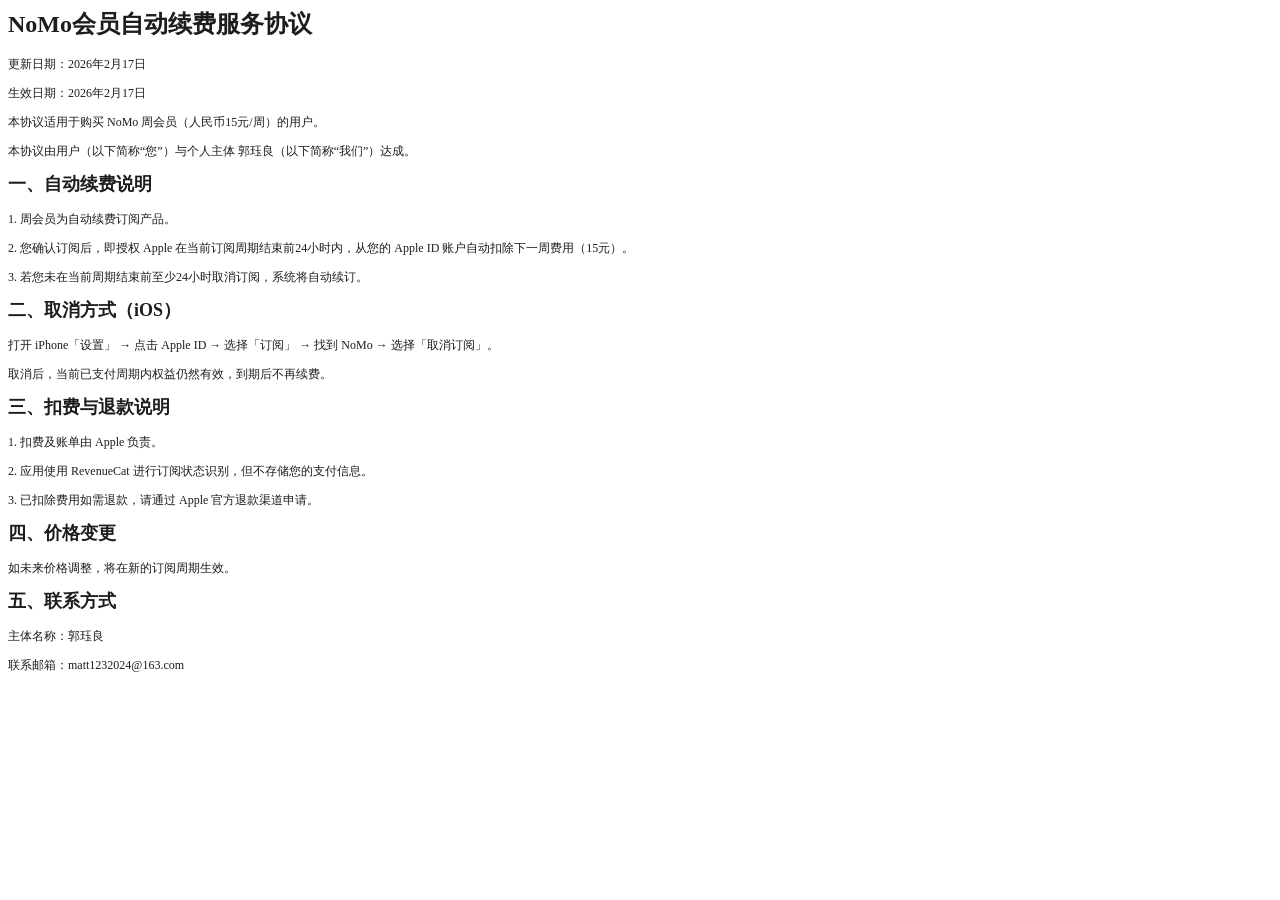
<file: auto_renewal.html>
<!DOCTYPE html PUBLIC "-//W3C//DTD HTML 4.01//EN" "http://www.w3.org/TR/html4/strict.dtd">
<html>
<head>
  <meta http-equiv="Content-Type" content="text/html; charset=utf-8">
  <meta http-equiv="Content-Style-Type" content="text/css">
  <title></title>
  <meta name="Generator" content="Cocoa HTML Writer">
  <meta name="CocoaVersion" content="2685.3">
  <style type="text/css">
    p.p2 {margin: 0.0px 0.0px 12.0px 0.0px; font: 12.0px 'PingFang SC'; color: #1d1d1d; -webkit-text-stroke: #1d1d1d}
    p.p4 {margin: 0.0px 0.0px 12.0px 0.0px; font: 12.0px 'Helvetica Neue'; color: #1d1d1d; -webkit-text-stroke: #1d1d1d}
    span.s1 {font: 24.0px 'Helvetica Neue'; font-kerning: none}
    span.s2 {font-kerning: none}
    span.s3 {font: 12.0px 'Helvetica Neue'; font-kerning: none}
    span.s4 {font: 18.0px 'Helvetica Neue'; font-kerning: none}
    span.s5 {font: 12.0px 'PingFang SC'; font-kerning: none}
    span.s6 {font: 12.0px 'Lucida Grande'; font-kerning: none}
  </style>
</head>
<body>
<h1 style="margin: 0.0px 0.0px 16.1px 0.0px; font: 24.0px 'Songti SC'; color: #1d1d1d; -webkit-text-stroke: #1d1d1d"><span class="s1"><b>NoMo</b></span><span class="s2"><b>会员自动续费服务协议</b><b></b></span></h1>
<p class="p2"><span class="s2">更新日期：</span><span class="s3">2026</span><span class="s2">年</span><span class="s3">2</span><span class="s2">月</span><span class="s3">17</span><span class="s2">日</span></p>
<p class="p2"><span class="s2">生效日期：</span><span class="s3">2026</span><span class="s2">年</span><span class="s3">2</span><span class="s2">月</span><span class="s3">17</span><span class="s2">日</span></p>
<p class="p2"><span class="s2">本协议适用于购买</span><span class="s3"> NoMo </span><span class="s2">周会员（人民币</span><span class="s3">15</span><span class="s2">元</span><span class="s3">/</span><span class="s2">周）的用户。</span></p>
<p class="p2"><span class="s2">本协议由用户（以下简称“您”）与个人主体</span><span class="s3"> </span><span class="s2">郭珏良（以下简称“我们”）达成。</span></p>
<h2 style="margin: 0.0px 0.0px 14.9px 0.0px; font: 18.0px 'Songti SC'; color: #1d1d1d; -webkit-text-stroke: #1d1d1d"><span class="s2"><b>一、自动续费说明</b><b></b></span></h2>
<p class="p2"><span class="s3">1. </span><span class="s2">周会员为自动续费订阅产品。</span></p>
<p class="p2"><span class="s3">2. </span><span class="s2">您确认订阅后，即授权</span><span class="s3"> Apple </span><span class="s2">在当前订阅周期结束前</span><span class="s3">24</span><span class="s2">小时内，从您的</span><span class="s3"> Apple ID </span><span class="s2">账户自动扣除下一周费用（</span><span class="s3">15</span><span class="s2">元）。</span></p>
<p class="p2"><span class="s3">3. </span><span class="s2">若您未在当前周期结束前至少</span><span class="s3">24</span><span class="s2">小时取消订阅，系统将自动续订。</span></p>
<h2 style="margin: 0.0px 0.0px 14.9px 0.0px; font: 18.0px 'Songti SC'; color: #1d1d1d; -webkit-text-stroke: #1d1d1d"><span class="s2"><b>二、取消方式（</b></span><span class="s4"><b>iOS</b></span><span class="s2"><b>）</b><b></b></span></h2>
<p class="p4"><span class="s5">打开</span><span class="s2"> iPhone</span><span class="s5">「设置」</span><span class="s2"> </span><span class="s6">→</span><span class="s2"> </span><span class="s5">点击</span><span class="s2"> Apple ID </span><span class="s6">→</span><span class="s2"> </span><span class="s5">选择「订阅」</span><span class="s2"> </span><span class="s6">→</span><span class="s2"> </span><span class="s5">找到</span><span class="s2"> NoMo </span><span class="s6">→</span><span class="s2"> </span><span class="s5">选择「取消订阅」。</span></p>
<p class="p2"><span class="s2">取消后，当前已支付周期内权益仍然有效，到期后不再续费。</span></p>
<h2 style="margin: 0.0px 0.0px 14.9px 0.0px; font: 18.0px 'Songti SC'; color: #1d1d1d; -webkit-text-stroke: #1d1d1d"><span class="s2"><b>三、扣费与退款说明</b><b></b></span></h2>
<p class="p4"><span class="s2">1. </span><span class="s5">扣费及账单由</span><span class="s2"> Apple </span><span class="s5">负责。</span></p>
<p class="p2"><span class="s3">2. </span><span class="s2">应用使用</span><span class="s3"> RevenueCat </span><span class="s2">进行订阅状态识别，但不存储您的支付信息。</span></p>
<p class="p2"><span class="s3">3. </span><span class="s2">已扣除费用如需退款，请通过</span><span class="s3"> Apple </span><span class="s2">官方退款渠道申请。</span></p>
<h2 style="margin: 0.0px 0.0px 14.9px 0.0px; font: 18.0px 'Songti SC'; color: #1d1d1d; -webkit-text-stroke: #1d1d1d"><span class="s2"><b>四、价格变更</b><b></b></span></h2>
<p class="p2"><span class="s2">如未来价格调整，将在新的订阅周期生效。</span></p>
<h2 style="margin: 0.0px 0.0px 14.9px 0.0px; font: 18.0px 'Songti SC'; color: #1d1d1d; -webkit-text-stroke: #1d1d1d"><span class="s2"><b>五、联系方式</b><b></b></span></h2>
<p class="p2"><span class="s2">主体名称：郭珏良</span></p>
<p class="p4"><span class="s5">联系邮箱：</span><span class="s2">matt1232024@163.com</span></p>
</body>
</html>
</file>
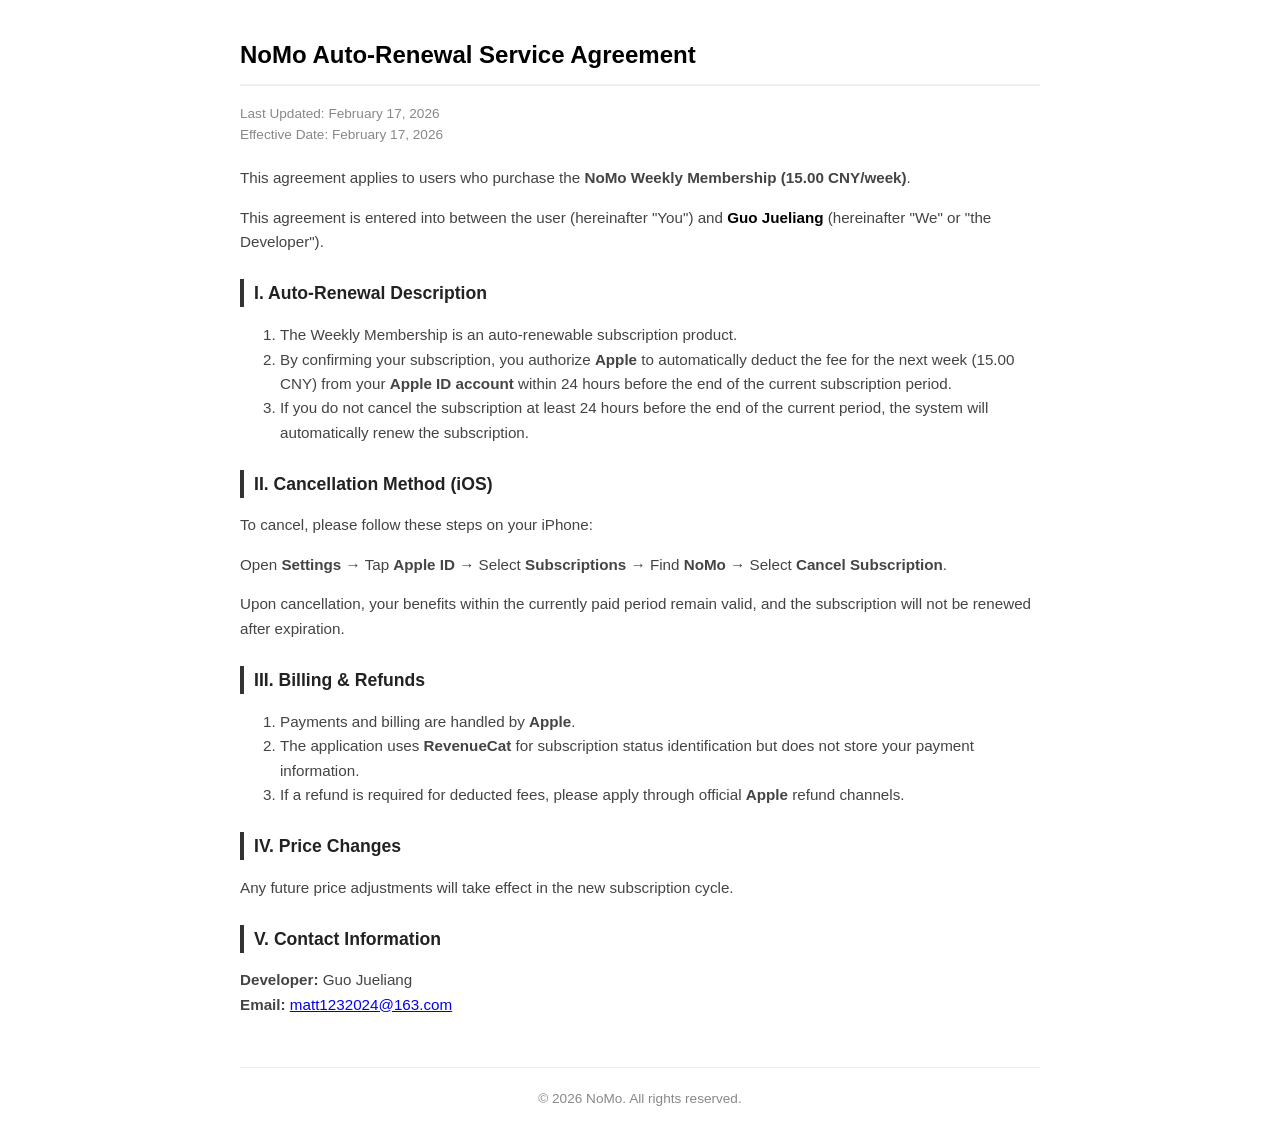
<file: auto_renewal_en.html>
<!DOCTYPE html>
<html lang="en">
<head>
    <meta charset="UTF-8">
    <meta name="viewport" content="width=device-width, initial-scale=1.0">
    <title>NoMo - Auto-Renewal Service Agreement</title>
    <style>
        body { font-family: -apple-system, BlinkMacSystemFont, "Segoe UI", Roboto, sans-serif; line-height: 1.6; color: #333; padding: 20px; max-width: 800px; margin: auto; }
        h1 { color: #000; border-bottom: 2px solid #eee; padding-bottom: 10px; font-size: 1.5em; }
        h2 { font-size: 1.1em; margin-top: 25px; color: #222; border-left: 4px solid #333; padding-left: 10px; }
        p, li { font-size: 0.95em; color: #444; }
        .meta-info { font-size: 0.85em; color: #888; margin-bottom: 20px; }
        .highlight { color: #000; font-weight: bold; }
        .footer { margin-top: 50px; font-size: 0.85em; color: #888; text-align: center; border-top: 1px solid #eee; padding-top: 20px; }
    </style>
</head>
<body>
    <h1>NoMo Auto-Renewal Service Agreement</h1>
    <div class="meta-info">
        Last Updated: February 17, 2026<br>
        Effective Date: February 17, 2026
    </div>

    <p>This agreement applies to users who purchase the <strong>NoMo Weekly Membership (15.00 CNY/week)</strong>.</p>
    <p>This agreement is entered into between the user (hereinafter "You") and <span class="highlight">Guo Jueliang</span> (hereinafter "We" or "the Developer").</p>

    <h2>I. Auto-Renewal Description</h2>
    <ol>
        <li>The Weekly Membership is an auto-renewable subscription product.</li>
        <li>By confirming your subscription, you authorize <strong>Apple</strong> to automatically deduct the fee for the next week (15.00 CNY) from your <strong>Apple ID account</strong> within 24 hours before the end of the current subscription period.</li>
        <li>If you do not cancel the subscription at least 24 hours before the end of the current period, the system will automatically renew the subscription.</li>
    </ol>

    <h2>II. Cancellation Method (iOS)</h2>
    <p>To cancel, please follow these steps on your iPhone:</p>
    <p>Open <strong>Settings</strong> → Tap <strong>Apple ID</strong> → Select <strong>Subscriptions</strong> → Find <strong>NoMo</strong> → Select <strong>Cancel Subscription</strong>.</p>
    <p>Upon cancellation, your benefits within the currently paid period remain valid, and the subscription will not be renewed after expiration.</p>

    <h2>III. Billing & Refunds</h2>
    <ol>
        <li>Payments and billing are handled by <strong>Apple</strong>.</li>
        <li>The application uses <strong>RevenueCat</strong> for subscription status identification but does not store your payment information.</li>
        <li>If a refund is required for deducted fees, please apply through official <strong>Apple</strong> refund channels.</li>
    </ol>

    <h2>IV. Price Changes</h2>
    <p>Any future price adjustments will take effect in the new subscription cycle.</p>

    <h2>V. Contact Information</h2>
    <p>
        <strong>Developer:</strong> Guo Jueliang<br>
        <strong>Email:</strong> <a href="mailto:matt1232024@163.com">matt1232024@163.com</a>
    </p>

    <div class="footer">
        © 2026 NoMo. All rights reserved.
    </div>
</body>
</html>
</file>
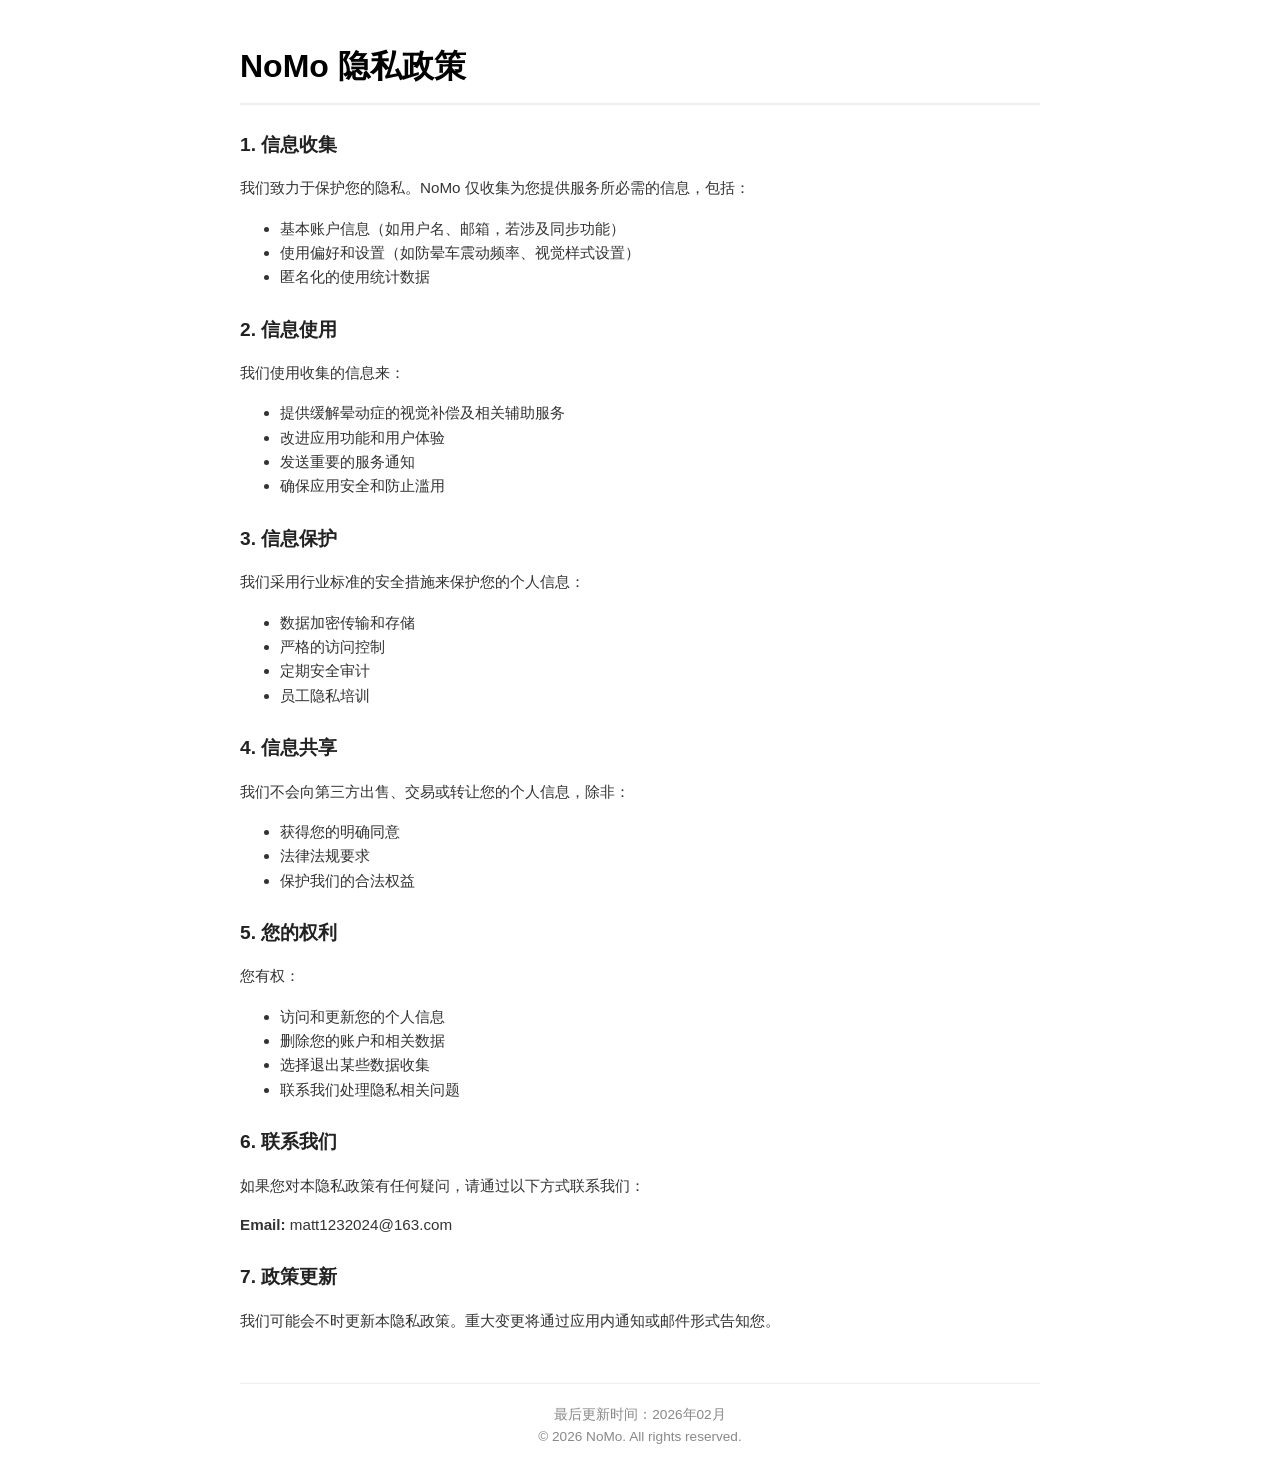
<file: privacy.html>
<!DOCTYPE html>
<html lang="zh-CN">
<head>
    <meta charset="UTF-8">
    <meta name="viewport" content="width=device-width, initial-scale=1.0">
    <title>NoMo - 隐私政策</title>
    <style>
        body { font-family: -apple-system, BlinkMacSystemFont, "Segoe UI", Roboto, sans-serif; line-height: 1.6; color: #333; padding: 20px; max-width: 800px; margin: auto; }
        h1 { color: #000; border-bottom: 2px solid #eee; padding-bottom: 10px; }
        h2 { font-size: 1.2em; margin-top: 25px; color: #222; }
        p, li { font-size: 0.95em; }
        .footer { margin-top: 50px; font-size: 0.85em; color: #888; text-align: center; border-top: 1px solid #eee; padding-top: 20px; }
    </style>
</head>
<body>
    <h1>NoMo 隐私政策</h1>
    
    <h2>1. 信息收集</h2>
    <p>我们致力于保护您的隐私。NoMo 仅收集为您提供服务所必需的信息，包括：</p>
    <ul>
        <li>基本账户信息（如用户名、邮箱，若涉及同步功能）</li>
        <li>使用偏好和设置（如防晕车震动频率、视觉样式设置）</li>
        <li>匿名化的使用统计数据</li>
    </ul>

    <h2>2. 信息使用</h2>
    <p>我们使用收集的信息来：</p>
    <ul>
        <li>提供缓解晕动症的视觉补偿及相关辅助服务</li>
        <li>改进应用功能和用户体验</li>
        <li>发送重要的服务通知</li>
        <li>确保应用安全和防止滥用</li>
    </ul>

    <h2>3. 信息保护</h2>
    <p>我们采用行业标准的安全措施来保护您的个人信息：</p>
    <ul>
        <li>数据加密传输和存储</li>
        <li>严格的访问控制</li>
        <li>定期安全审计</li>
        <li>员工隐私培训</li>
    </ul>

    <h2>4. 信息共享</h2>
    <p>我们不会向第三方出售、交易或转让您的个人信息，除非：</p>
    <ul>
        <li>获得您的明确同意</li>
        <li>法律法规要求</li>
        <li>保护我们的合法权益</li>
    </ul>

    <h2>5. 您的权利</h2>
    <p>您有权：</p>
    <ul>
        <li>访问和更新您的个人信息</li>
        <li>删除您的账户和相关数据</li>
        <li>选择退出某些数据收集</li>
        <li>联系我们处理隐私相关问题</li>
    </ul>

    <h2>6. 联系我们</h2>
    <p>如果您对本隐私政策有任何疑问，请通过以下方式联系我们：</p>
    <p><strong>Email:</strong> matt1232024@163.com</p>

    <h2>7. 政策更新</h2>
    <p>我们可能会不时更新本隐私政策。重大变更将通过应用内通知或邮件形式告知您。</p>

    <div class="footer">
        最后更新时间：2026年02月<br>
        © 2026 NoMo. All rights reserved.
    </div>
</body>
</html>
</file>
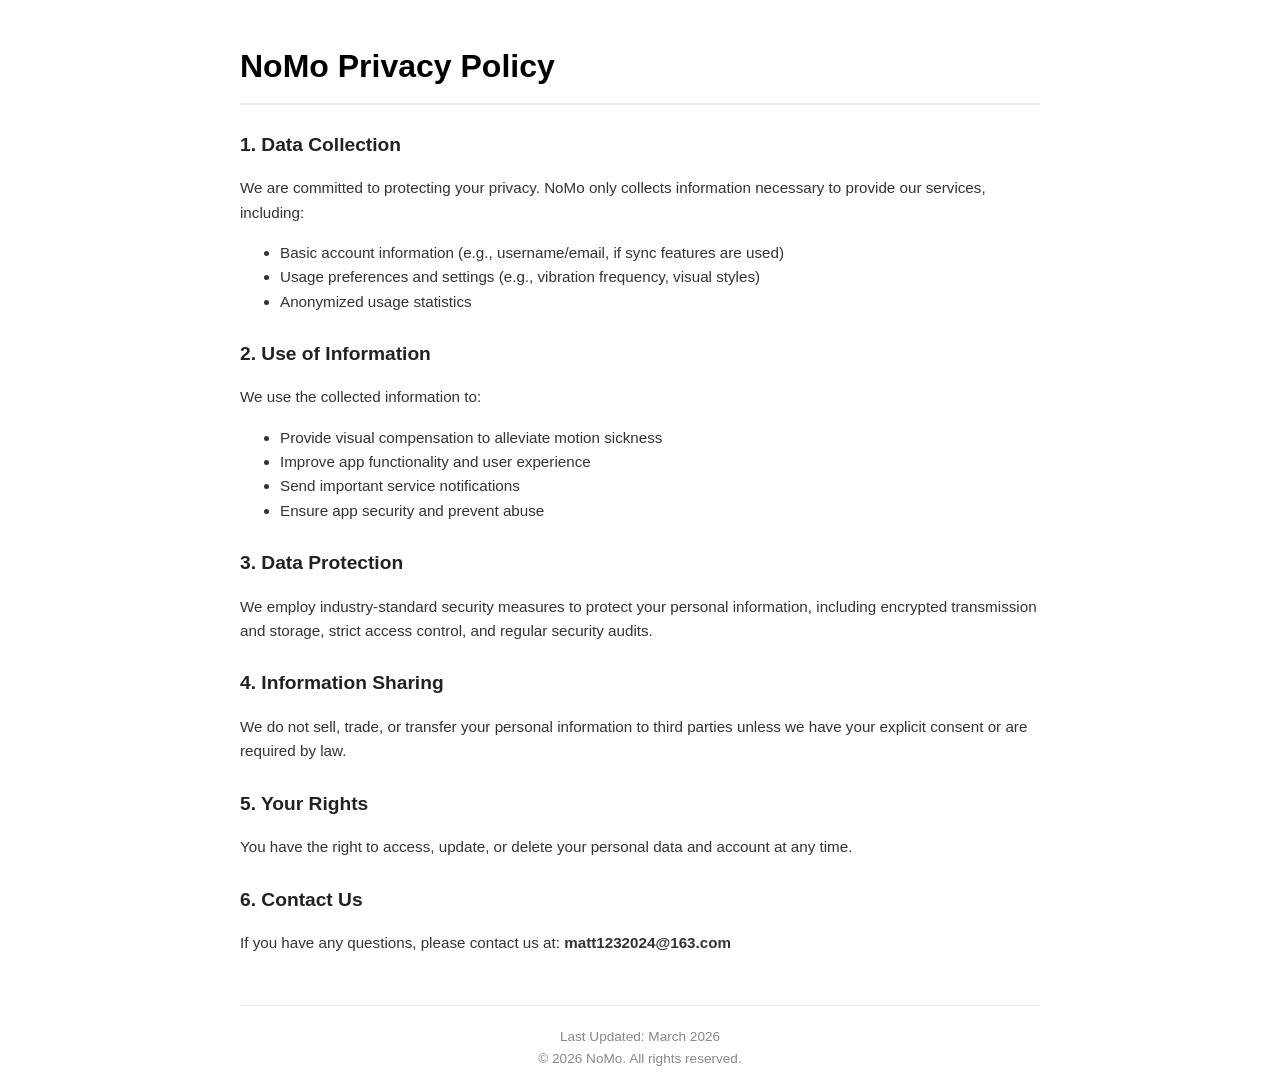
<file: privacy_en.html>
<!DOCTYPE html>
<html lang="en">
<head>
    <meta charset="UTF-8">
    <meta name="viewport" content="width=device-width, initial-scale=1.0">
    <title>NoMo - Privacy Policy</title>
    <style>
        body { font-family: -apple-system, BlinkMacSystemFont, "Segoe UI", Roboto, sans-serif; line-height: 1.6; color: #333; padding: 20px; max-width: 800px; margin: auto; }
        h1 { color: #000; border-bottom: 2px solid #eee; padding-bottom: 10px; }
        h2 { font-size: 1.2em; margin-top: 25px; color: #222; }
        p, li { font-size: 0.95em; }
        .footer { margin-top: 50px; font-size: 0.85em; color: #888; text-align: center; border-top: 1px solid #eee; padding-top: 20px; }
    </style>
</head>
<body>
    <h1>NoMo Privacy Policy</h1>
    
    <h2>1. Data Collection</h2>
    <p>We are committed to protecting your privacy. NoMo only collects information necessary to provide our services, including:</p>
    <ul>
        <li>Basic account information (e.g., username/email, if sync features are used)</li>
        <li>Usage preferences and settings (e.g., vibration frequency, visual styles)</li>
        <li>Anonymized usage statistics</li>
    </ul>

    <h2>2. Use of Information</h2>
    <p>We use the collected information to:</p>
    <ul>
        <li>Provide visual compensation to alleviate motion sickness</li>
        <li>Improve app functionality and user experience</li>
        <li>Send important service notifications</li>
        <li>Ensure app security and prevent abuse</li>
    </ul>

    <h2>3. Data Protection</h2>
    <p>We employ industry-standard security measures to protect your personal information, including encrypted transmission and storage, strict access control, and regular security audits.</p>

    <h2>4. Information Sharing</h2>
    <p>We do not sell, trade, or transfer your personal information to third parties unless we have your explicit consent or are required by law.</p>

    <h2>5. Your Rights</h2>
    <p>You have the right to access, update, or delete your personal data and account at any time.</p>

    <h2>6. Contact Us</h2>
    <p>If you have any questions, please contact us at: <strong>matt1232024@163.com</strong></p>

    <div class="footer">
        Last Updated: March 2026<br>
        © 2026 NoMo. All rights reserved.
    </div>
</body>
</html>
</file>
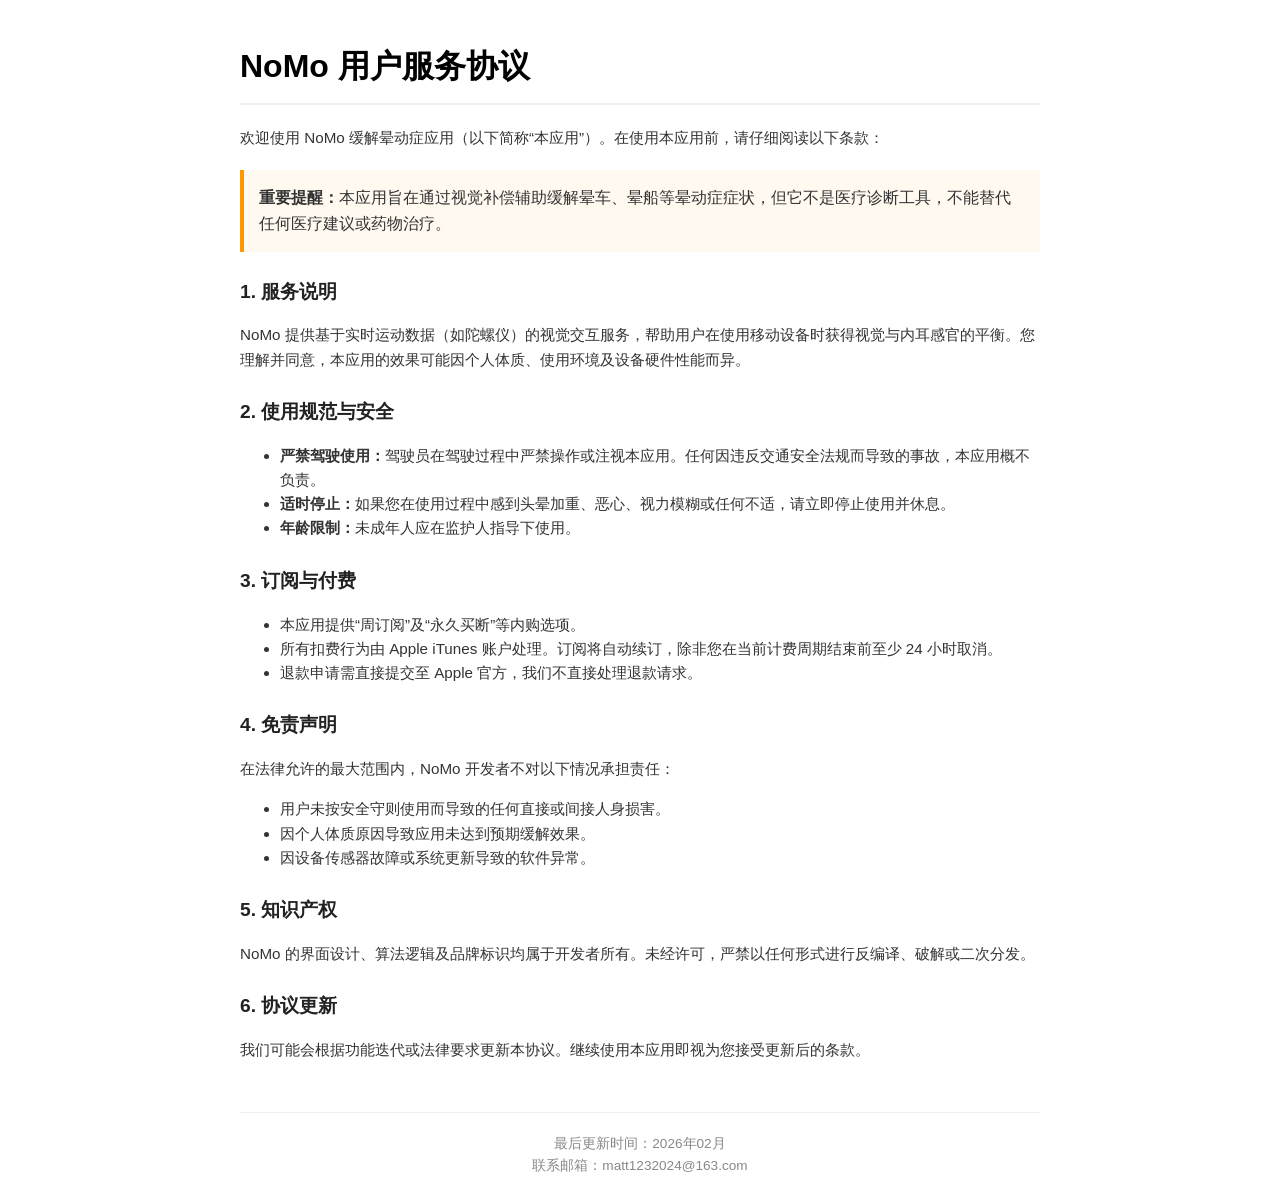
<file: terms.html>
<!DOCTYPE html>
<html lang="zh-CN">
<head>
    <meta charset="UTF-8">
    <meta name="viewport" content="width=device-width, initial-scale=1.0">
    <title>NoMo - 用户服务协议</title>
    <style>
        body { font-family: -apple-system, BlinkMacSystemFont, "Segoe UI", Roboto, sans-serif; line-height: 1.6; color: #333; padding: 20px; max-width: 800px; margin: auto; }
        h1 { color: #000; border-bottom: 2px solid #eee; padding-bottom: 10px; }
        h2 { font-size: 1.2em; margin-top: 25px; color: #222; }
        p, li { font-size: 0.95em; }
        .warning { background-color: #fff9f0; border-left: 4px solid #ff9800; padding: 15px; margin: 20px 0; }
        .footer { margin-top: 50px; font-size: 0.85em; color: #888; text-align: center; border-top: 1px solid #eee; padding-top: 20px; }
    </style>
</head>
<body>
    <h1>NoMo 用户服务协议</h1>

    <p>欢迎使用 NoMo 缓解晕动症应用（以下简称“本应用”）。在使用本应用前，请仔细阅读以下条款：</p>

    <div class="warning">
        <strong>重要提醒：</strong>本应用旨在通过视觉补偿辅助缓解晕车、晕船等晕动症症状，但它不是医疗诊断工具，不能替代任何医疗建议或药物治疗。
    </div>

    <h2>1. 服务说明</h2>
    <p>NoMo 提供基于实时运动数据（如陀螺仪）的视觉交互服务，帮助用户在使用移动设备时获得视觉与内耳感官的平衡。您理解并同意，本应用的效果可能因个人体质、使用环境及设备硬件性能而异。</p>

    <h2>2. 使用规范与安全</h2>
    <ul>
        <li><strong>严禁驾驶使用：</strong>驾驶员在驾驶过程中严禁操作或注视本应用。任何因违反交通安全法规而导致的事故，本应用概不负责。</li>
        <li><strong>适时停止：</strong>如果您在使用过程中感到头晕加重、恶心、视力模糊或任何不适，请立即停止使用并休息。</li>
        <li><strong>年龄限制：</strong>未成年人应在监护人指导下使用。</li>
    </ul>

    <h2>3. 订阅与付费</h2>
    <ul>
        <li>本应用提供“周订阅”及“永久买断”等内购选项。</li>
        <li>所有扣费行为由 Apple iTunes 账户处理。订阅将自动续订，除非您在当前计费周期结束前至少 24 小时取消。</li>
        <li>退款申请需直接提交至 Apple 官方，我们不直接处理退款请求。</li>
    </ul>

    <h2>4. 免责声明</h2>
    <p>在法律允许的最大范围内，NoMo 开发者不对以下情况承担责任：</p>
    <ul>
        <li>用户未按安全守则使用而导致的任何直接或间接人身损害。</li>
        <li>因个人体质原因导致应用未达到预期缓解效果。</li>
        <li>因设备传感器故障或系统更新导致的软件异常。</li>
    </ul>

    <h2>5. 知识产权</h2>
    <p>NoMo 的界面设计、算法逻辑及品牌标识均属于开发者所有。未经许可，严禁以任何形式进行反编译、破解或二次分发。</p>

    <h2>6. 协议更新</h2>
    <p>我们可能会根据功能迭代或法律要求更新本协议。继续使用本应用即视为您接受更新后的条款。</p>

    <div class="footer">
        最后更新时间：2026年02月<br>
        联系邮箱：matt1232024@163.com
    </div>
</body>
</html>
</file>
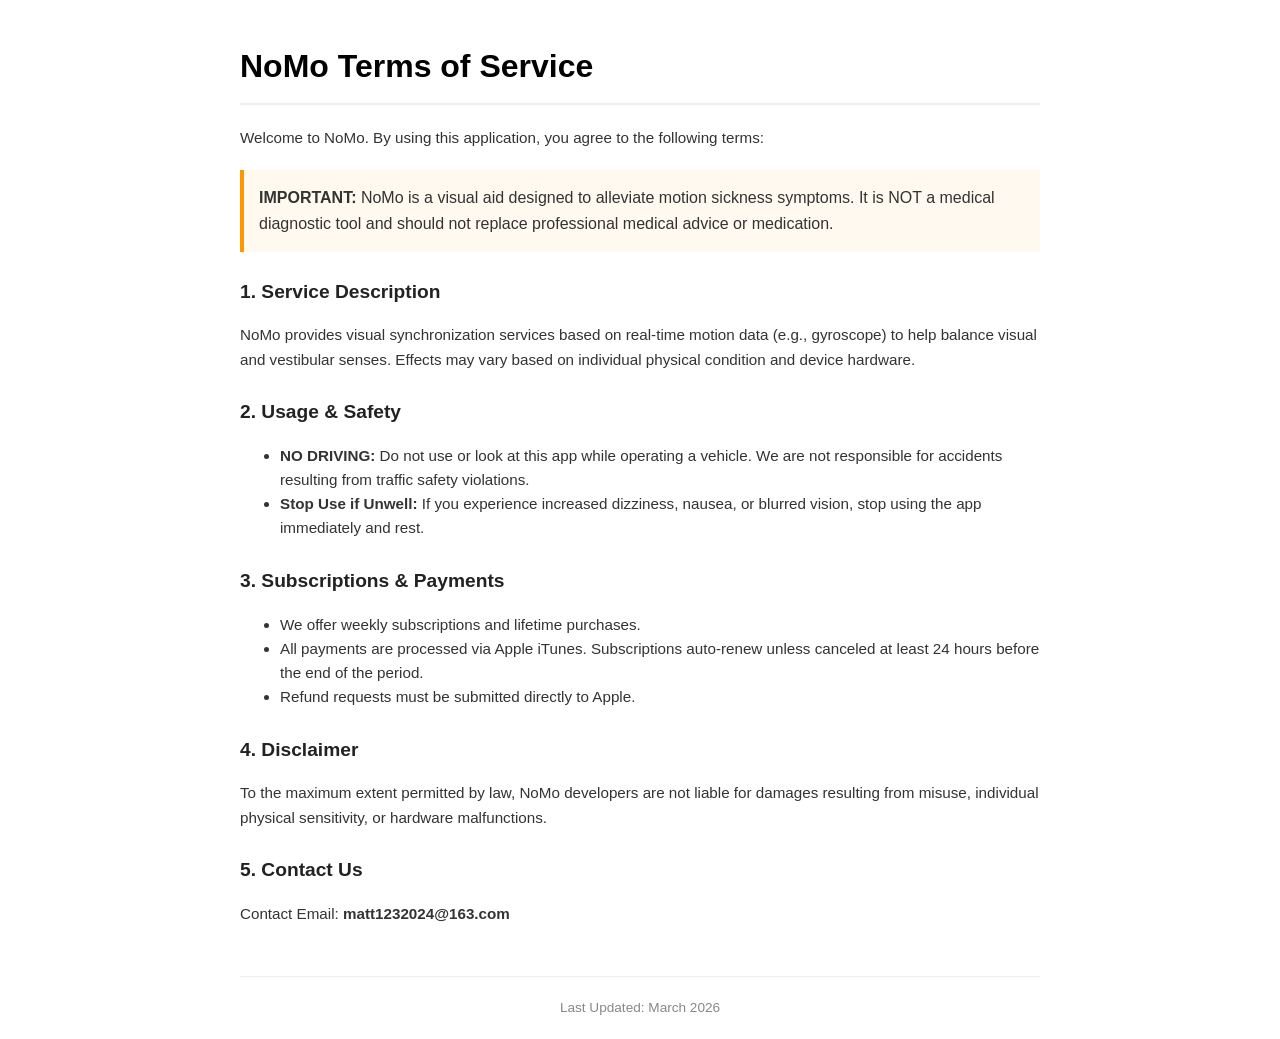
<file: terms_en.html>
<!DOCTYPE html>
<html lang="en">
<head>
    <meta charset="UTF-8">
    <meta name="viewport" content="width=device-width, initial-scale=1.0">
    <title>NoMo - Terms of Service</title>
    <style>
        body { font-family: -apple-system, BlinkMacSystemFont, "Segoe UI", Roboto, sans-serif; line-height: 1.6; color: #333; padding: 20px; max-width: 800px; margin: auto; }
        h1 { color: #000; border-bottom: 2px solid #eee; padding-bottom: 10px; }
        h2 { font-size: 1.2em; margin-top: 25px; color: #222; }
        p, li { font-size: 0.95em; }
        .warning { background-color: #fff9f0; border-left: 4px solid #ff9800; padding: 15px; margin: 20px 0; }
        .footer { margin-top: 50px; font-size: 0.85em; color: #888; text-align: center; border-top: 1px solid #eee; padding-top: 20px; }
    </style>
</head>
<body>
    <h1>NoMo Terms of Service</h1>

    <p>Welcome to NoMo. By using this application, you agree to the following terms:</p>

    <div class="warning">
        <strong>IMPORTANT:</strong> NoMo is a visual aid designed to alleviate motion sickness symptoms. It is NOT a medical diagnostic tool and should not replace professional medical advice or medication.
    </div>

    <h2>1. Service Description</h2>
    <p>NoMo provides visual synchronization services based on real-time motion data (e.g., gyroscope) to help balance visual and vestibular senses. Effects may vary based on individual physical condition and device hardware.</p>

    <h2>2. Usage & Safety</h2>
    <ul>
        <li><strong>NO DRIVING:</strong> Do not use or look at this app while operating a vehicle. We are not responsible for accidents resulting from traffic safety violations.</li>
        <li><strong>Stop Use if Unwell:</strong> If you experience increased dizziness, nausea, or blurred vision, stop using the app immediately and rest.</li>
    </ul>

    <h2>3. Subscriptions & Payments</h2>
    <ul>
        <li>We offer weekly subscriptions and lifetime purchases.</li>
        <li>All payments are processed via Apple iTunes. Subscriptions auto-renew unless canceled at least 24 hours before the end of the period.</li>
        <li>Refund requests must be submitted directly to Apple.</li>
    </ul>

    <h2>4. Disclaimer</h2>
    <p>To the maximum extent permitted by law, NoMo developers are not liable for damages resulting from misuse, individual physical sensitivity, or hardware malfunctions.</p>

    <h2>5. Contact Us</h2>
    <p>Contact Email: <strong>matt1232024@163.com</strong></p>

    <div class="footer">
        Last Updated: March 2026
    </div>
</body>
</html>
</file>
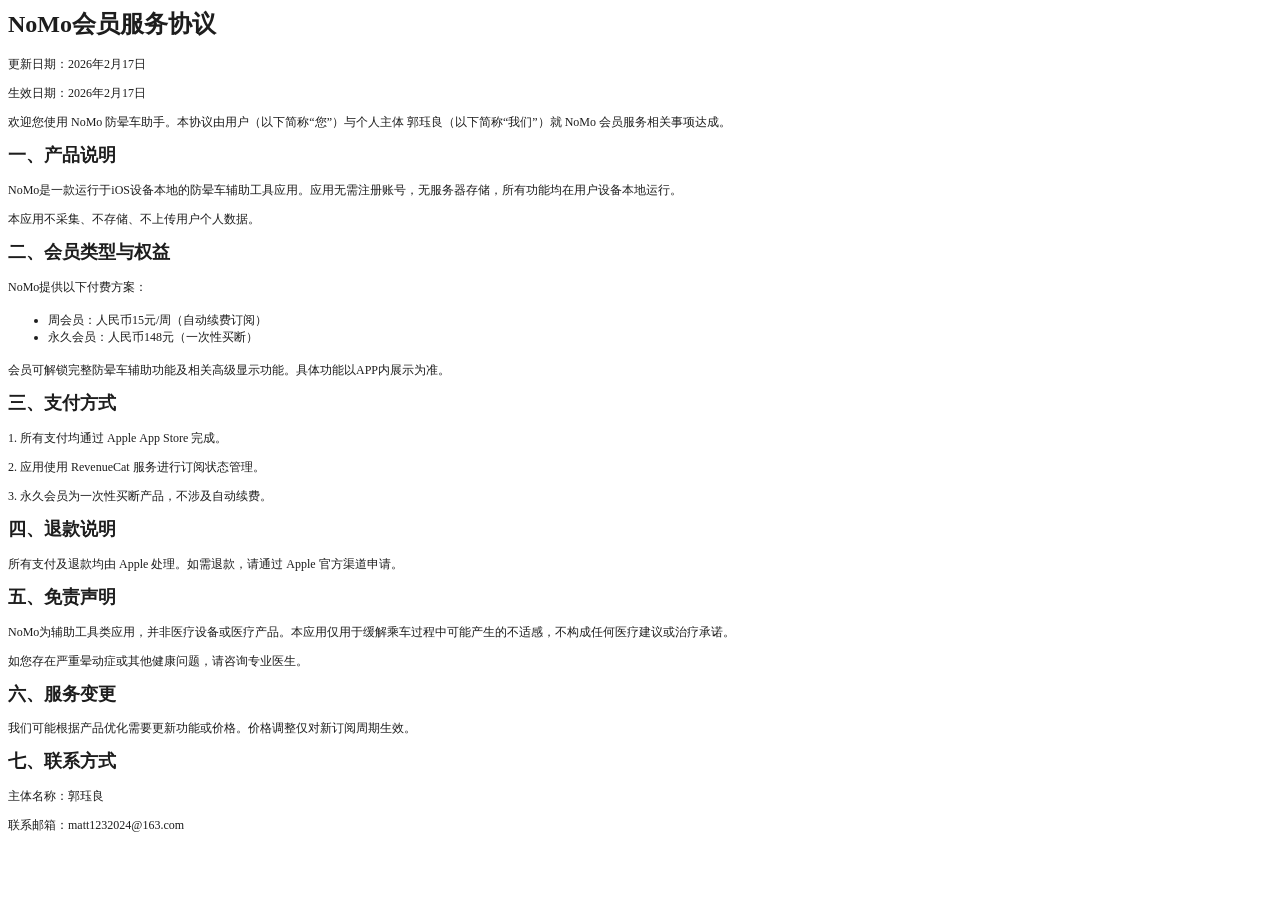
<file: user_agreement.html>
<!DOCTYPE html PUBLIC "-//W3C//DTD HTML 4.01//EN" "http://www.w3.org/TR/html4/strict.dtd">
<html>
<head>
  <meta http-equiv="Content-Type" content="text/html; charset=utf-8">
  <meta http-equiv="Content-Style-Type" content="text/css">
  <title></title>
  <meta name="Generator" content="Cocoa HTML Writer">
  <meta name="CocoaVersion" content="2685.3">
  <style type="text/css">
    p.p2 {margin: 0.0px 0.0px 12.0px 0.0px; font: 12.0px 'PingFang SC'; color: #1d1d1d; -webkit-text-stroke: #1d1d1d}
    p.p5 {margin: 0.0px 0.0px 12.0px 0.0px; font: 12.0px 'Helvetica Neue'; color: #1d1d1d; -webkit-text-stroke: #1d1d1d}
    li.li4 {margin: 0.0px 0.0px 0.0px 0.0px; font: 12.0px 'PingFang SC'; color: #1d1d1d; -webkit-text-stroke: #1d1d1d}
    span.s1 {font: 24.0px 'Helvetica Neue'; font-kerning: none}
    span.s2 {font-kerning: none}
    span.s3 {font: 12.0px 'Helvetica Neue'; font-kerning: none}
    span.s4 {-webkit-text-stroke: 0px #000000}
    span.s5 {font: 12.0px 'PingFang SC'; font-kerning: none}
    ul.ul1 {list-style-type: disc}
  </style>
</head>
<body>
<h1 style="margin: 0.0px 0.0px 16.1px 0.0px; font: 24.0px 'Songti SC'; color: #1d1d1d; -webkit-text-stroke: #1d1d1d"><span class="s1"><b>NoMo</b></span><span class="s2"><b>会员服务协议</b><b></b></span></h1>
<p class="p2"><span class="s2">更新日期：</span><span class="s3">2026</span><span class="s2">年</span><span class="s3">2</span><span class="s2">月</span><span class="s3">17</span><span class="s2">日</span></p>
<p class="p2"><span class="s2">生效日期：</span><span class="s3">2026</span><span class="s2">年</span><span class="s3">2</span><span class="s2">月</span><span class="s3">17</span><span class="s2">日</span></p>
<p class="p2"><span class="s2">欢迎您使用</span><span class="s3"> NoMo </span><span class="s2">防晕车助手。本协议由用户（以下简称“您”）与个人主体</span><span class="s3"> </span><span class="s2">郭珏良（以下简称“我们”）就</span><span class="s3"> NoMo </span><span class="s2">会员服务相关事项达成。</span></p>
<h2 style="margin: 0.0px 0.0px 14.9px 0.0px; font: 18.0px 'Songti SC'; color: #1d1d1d; -webkit-text-stroke: #1d1d1d"><span class="s2"><b>一、产品说明</b><b></b></span></h2>
<p class="p2"><span class="s3">NoMo</span><span class="s2">是一款运行于</span><span class="s3">iOS</span><span class="s2">设备本地的防晕车辅助工具应用。应用无需注册账号，无服务器存储，所有功能均在用户设备本地运行。</span></p>
<p class="p2"><span class="s2">本应用不采集、不存储、不上传用户个人数据。</span></p>
<h2 style="margin: 0.0px 0.0px 14.9px 0.0px; font: 18.0px 'Songti SC'; color: #1d1d1d; -webkit-text-stroke: #1d1d1d"><span class="s2"><b>二、会员类型与权益</b><b></b></span></h2>
<p class="p2"><span class="s3">NoMo</span><span class="s2">提供以下付费方案：</span></p>
<ul class="ul1">
  <li class="li4"><span class="s4"></span><span class="s2">周会员：人民币1</span><span class="s3">5</span><span class="s2">元</span><span class="s3">/</span><span class="s2">周（自动续费订阅）</span></li>
  <li class="li4"><span class="s4"></span><span class="s2">永久会员：人民币</span><span class="s3">148</span><span class="s2">元（一次性买断）</span></li>
</ul>
<p class="p2"><span class="s2">会员可解锁完整防晕车辅助功能及相关高级显示功能。具体功能以</span><span class="s3">APP</span><span class="s2">内展示为准。</span></p>
<h2 style="margin: 0.0px 0.0px 14.9px 0.0px; font: 18.0px 'Songti SC'; color: #1d1d1d; -webkit-text-stroke: #1d1d1d"><span class="s2"><b>三、支付方式</b><b></b></span></h2>
<p class="p5"><span class="s2">1. </span><span class="s5">所有支付均通过</span><span class="s2"> Apple App Store </span><span class="s5">完成。</span></p>
<p class="p5"><span class="s2">2. </span><span class="s5">应用使用</span><span class="s2"> RevenueCat </span><span class="s5">服务进行订阅状态管理。</span></p>
<p class="p2"><span class="s3">3. </span><span class="s2">永久会员为一次性买断产品，不涉及自动续费。</span></p>
<h2 style="margin: 0.0px 0.0px 14.9px 0.0px; font: 18.0px 'Songti SC'; color: #1d1d1d; -webkit-text-stroke: #1d1d1d"><span class="s2"><b>四、退款说明</b><b></b></span></h2>
<p class="p2"><span class="s2">所有支付及退款均由</span><span class="s3"> Apple </span><span class="s2">处理。如需退款，请通过</span><span class="s3"> Apple </span><span class="s2">官方渠道申请。</span></p>
<h2 style="margin: 0.0px 0.0px 14.9px 0.0px; font: 18.0px 'Songti SC'; color: #1d1d1d; -webkit-text-stroke: #1d1d1d"><span class="s2"><b>五、免责声明</b><b></b></span></h2>
<p class="p2"><span class="s3">NoMo</span><span class="s2">为辅助工具类应用，并非医疗设备或医疗产品。本应用仅用于缓解乘车过程中可能产生的不适感，不构成任何医疗建议或治疗承诺。</span></p>
<p class="p2"><span class="s2">如您存在严重晕动症或其他健康问题，请咨询专业医生。</span></p>
<h2 style="margin: 0.0px 0.0px 14.9px 0.0px; font: 18.0px 'Songti SC'; color: #1d1d1d; -webkit-text-stroke: #1d1d1d"><span class="s2"><b>六、服务变更</b><b></b></span></h2>
<p class="p2"><span class="s2">我们可能根据产品优化需要更新功能或价格。价格调整仅对新订阅周期生效。</span></p>
<h2 style="margin: 0.0px 0.0px 14.9px 0.0px; font: 18.0px 'Songti SC'; color: #1d1d1d; -webkit-text-stroke: #1d1d1d"><span class="s2"><b>七、联系方式</b><b></b></span></h2>
<p class="p2"><span class="s2">主体名称：郭珏良</span></p>
<p class="p5"><span class="s5">联系邮箱：</span><span class="s2">matt1232024@163.com</span></p>
</body>
</html>
</file>
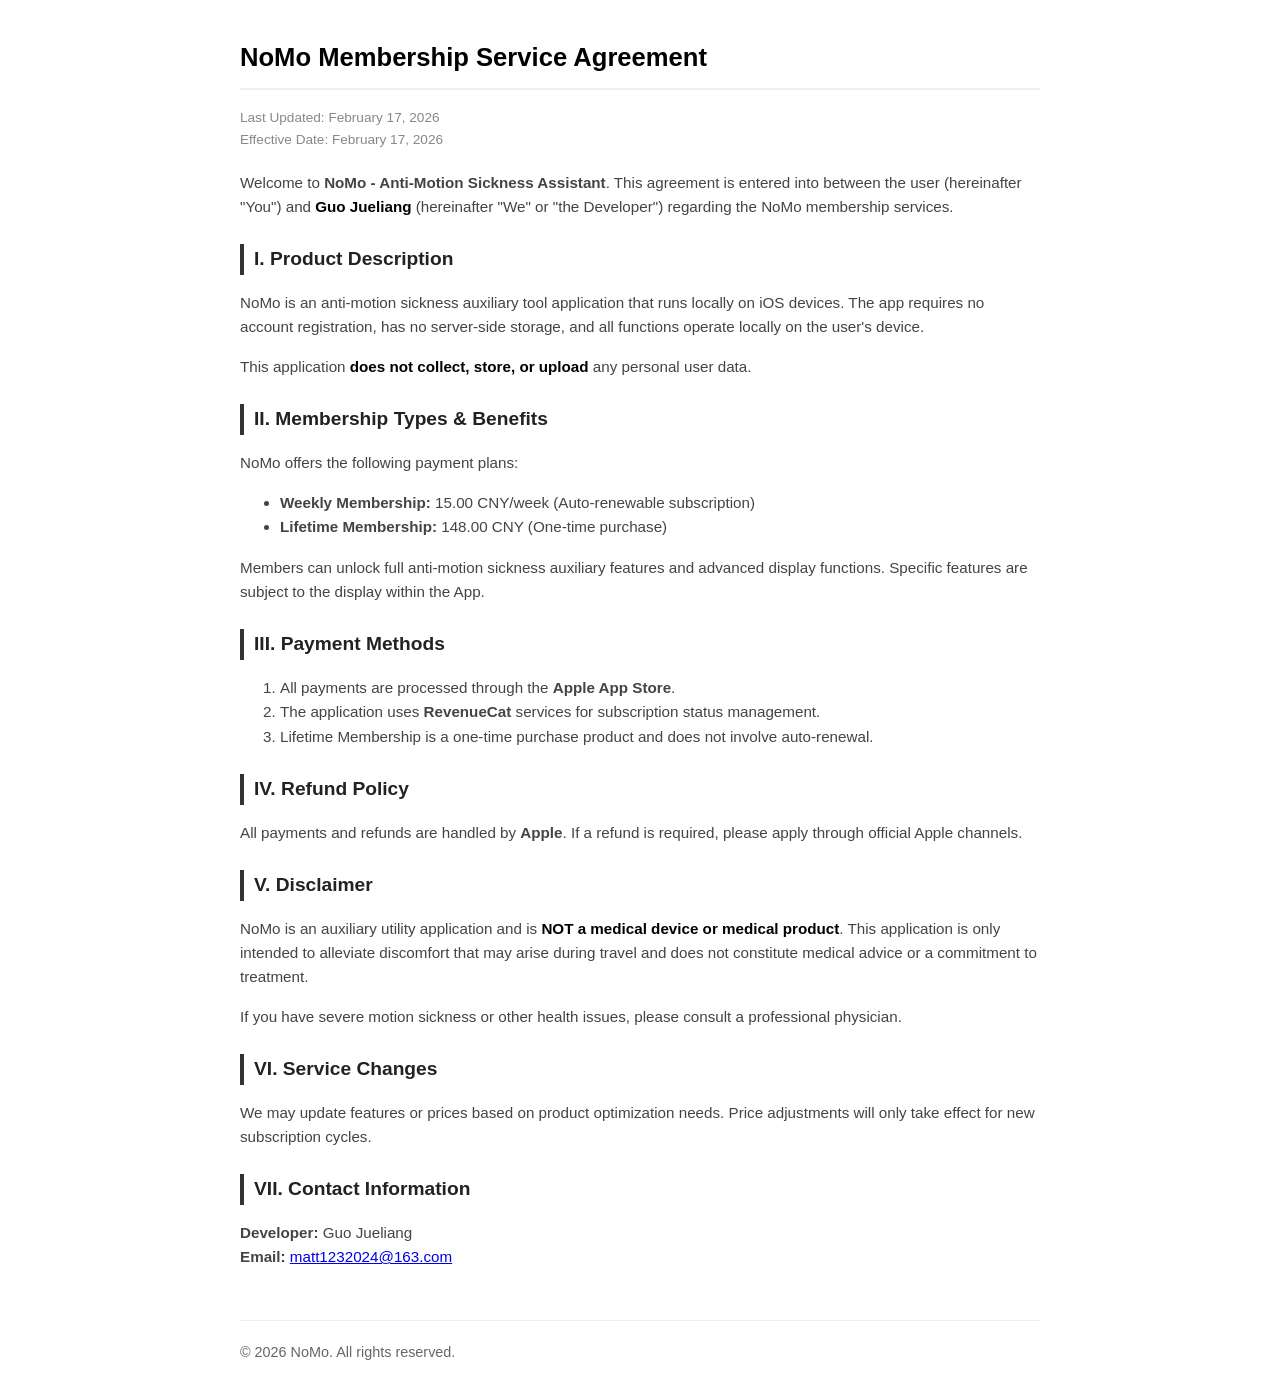
<file: user_agreement_en.html>
<!DOCTYPE html>
<html lang="en">
<head>
    <meta charset="UTF-8">
    <meta name="viewport" content="width=device-width, initial-scale=1.0">
    <title>NoMo - Membership Service Agreement</title>
    <style>
        body { font-family: -apple-system, BlinkMacSystemFont, "Segoe UI", Roboto, sans-serif; line-height: 1.6; color: #333; padding: 20px; max-width: 800px; margin: auto; }
        h1 { color: #000; border-bottom: 2px solid #eee; padding-bottom: 10px; font-size: 1.6em; }
        h2 { font-size: 1.2em; margin-top: 25px; color: #222; border-left: 4px solid #333; padding-left: 10px; }
        p, li { font-size: 0.95em; color: #444; }
        .meta-info { font-size: 0.85em; color: #888; margin-bottom: 20px; }
        .highlight { color: #000; font-weight: bold; }
        .footer { margin-top: 50px; font-size: 0.9em; color: #666; border-top: 1px solid #eee; padding-top: 20px; }
    </style>
</head>
<body>
    <h1>NoMo Membership Service Agreement</h1>
    <div class="meta-info">
        Last Updated: February 17, 2026<br>
        Effective Date: February 17, 2026
    </div>

    <p>Welcome to <strong>NoMo - Anti-Motion Sickness Assistant</strong>. This agreement is entered into between the user (hereinafter "You") and <span class="highlight">Guo Jueliang</span> (hereinafter "We" or "the Developer") regarding the NoMo membership services.</p>

    <h2>I. Product Description</h2>
    <p>NoMo is an anti-motion sickness auxiliary tool application that runs locally on iOS devices. The app requires no account registration, has no server-side storage, and all functions operate locally on the user's device.</p>
    <p>This application <span class="highlight">does not collect, store, or upload</span> any personal user data.</p>

    <h2>II. Membership Types & Benefits</h2>
    <p>NoMo offers the following payment plans:</p>
    <ul>
        <li><strong>Weekly Membership:</strong> 15.00 CNY/week (Auto-renewable subscription)</li>
        <li><strong>Lifetime Membership:</strong> 148.00 CNY (One-time purchase)</li>
    </ul>
    <p>Members can unlock full anti-motion sickness auxiliary features and advanced display functions. Specific features are subject to the display within the App.</p>

    <h2>III. Payment Methods</h2>
    <ol>
        <li>All payments are processed through the <strong>Apple App Store</strong>.</li>
        <li>The application uses <strong>RevenueCat</strong> services for subscription status management.</li>
        <li>Lifetime Membership is a one-time purchase product and does not involve auto-renewal.</li>
    </ol>

    <h2>IV. Refund Policy</h2>
    <p>All payments and refunds are handled by <strong>Apple</strong>. If a refund is required, please apply through official Apple channels.</p>

    <h2>V. Disclaimer</h2>
    <p>NoMo is an auxiliary utility application and is <span class="highlight">NOT a medical device or medical product</span>. This application is only intended to alleviate discomfort that may arise during travel and does not constitute medical advice or a commitment to treatment.</p>
    <p>If you have severe motion sickness or other health issues, please consult a professional physician.</p>

    <h2>VI. Service Changes</h2>
    <p>We may update features or prices based on product optimization needs. Price adjustments will only take effect for new subscription cycles.</p>

    <h2>VII. Contact Information</h2>
    <p>
        <strong>Developer:</strong> Guo Jueliang<br>
        <strong>Email:</strong> <a href="mailto:matt1232024@163.com">matt1232024@163.com</a>
    </p>

    <div class="footer">
        © 2026 NoMo. All rights reserved.
    </div>
</body>
</html>
</file>
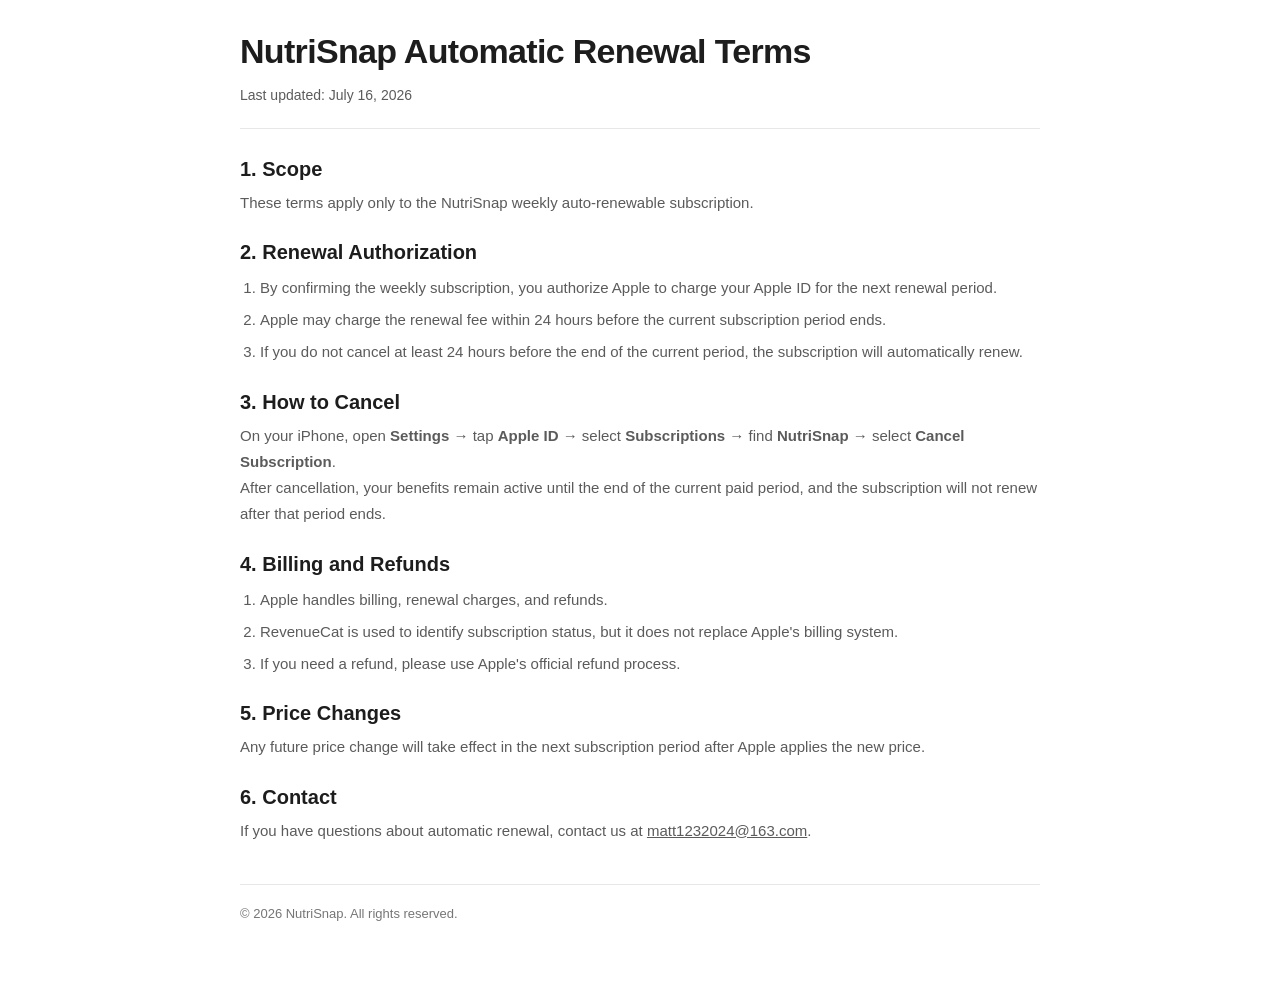
<file: legal/auto_renewal_en.html>
<!DOCTYPE html>
<html lang="en">
<head>
    <meta charset="UTF-8">
    <meta name="viewport" content="width=device-width, initial-scale=1.0">
    <title>NutriSnap - Automatic Renewal Terms</title>
    <style>
        :root {
            --text: #1d1d1d;
            --muted: #5b5b5b;
            --line: #e7e7e7;
        }

        * { box-sizing: border-box; }

        body {
            margin: 0;
            background: #fff;
            color: var(--text);
            font-family: -apple-system, BlinkMacSystemFont, "Segoe UI", Roboto, sans-serif;
            line-height: 1.75;
        }

        main {
            max-width: 840px;
            margin: 0 auto;
            padding: 32px 20px 56px;
        }

        header {
            padding-bottom: 20px;
            margin-bottom: 28px;
            border-bottom: 1px solid var(--line);
        }

        h1 {
            margin: 0;
            font-size: 34px;
            line-height: 1.15;
            letter-spacing: -0.02em;
        }

        .meta {
            margin-top: 12px;
            font-size: 14px;
            color: var(--muted);
        }

        section { margin: 0 0 24px; }

        h2 {
            margin: 0 0 8px;
            font-size: 20px;
            line-height: 1.25;
        }

        p, li {
            margin: 0;
            font-size: 15px;
            color: var(--muted);
        }

        ol, ul {
            margin: 10px 0 0;
            padding-left: 20px;
        }

        li { margin: 6px 0; }

        a { color: inherit; }

        footer {
            margin-top: 40px;
            padding-top: 18px;
            border-top: 1px solid var(--line);
            font-size: 13px;
            color: #767676;
        }
    </style>
</head>
<body>
    <main>
        <header>
            <h1>NutriSnap Automatic Renewal Terms</h1>
            <div class="meta">Last updated: July 16, 2026</div>
        </header>

        <section>
            <h2>1. Scope</h2>
            <p>These terms apply only to the NutriSnap weekly auto-renewable subscription.</p>
        </section>

        <section>
            <h2>2. Renewal Authorization</h2>
            <ol>
                <li>By confirming the weekly subscription, you authorize Apple to charge your Apple ID for the next renewal period.</li>
                <li>Apple may charge the renewal fee within 24 hours before the current subscription period ends.</li>
                <li>If you do not cancel at least 24 hours before the end of the current period, the subscription will automatically renew.</li>
            </ol>
        </section>

        <section>
            <h2>3. How to Cancel</h2>
            <p>On your iPhone, open <strong>Settings</strong> &rarr; tap <strong>Apple ID</strong> &rarr; select <strong>Subscriptions</strong> &rarr; find <strong>NutriSnap</strong> &rarr; select <strong>Cancel Subscription</strong>.</p>
            <p>After cancellation, your benefits remain active until the end of the current paid period, and the subscription will not renew after that period ends.</p>
        </section>

        <section>
            <h2>4. Billing and Refunds</h2>
            <ol>
                <li>Apple handles billing, renewal charges, and refunds.</li>
                <li>RevenueCat is used to identify subscription status, but it does not replace Apple's billing system.</li>
                <li>If you need a refund, please use Apple's official refund process.</li>
            </ol>
        </section>

        <section>
            <h2>5. Price Changes</h2>
            <p>Any future price change will take effect in the next subscription period after Apple applies the new price.</p>
        </section>

        <section>
            <h2>6. Contact</h2>
            <p>If you have questions about automatic renewal, contact us at <a href="mailto:matt1232024@163.com">matt1232024@163.com</a>.</p>
        </section>

        <footer>© 2026 NutriSnap. All rights reserved.</footer>
    </main>
</body>
</html>
</file>
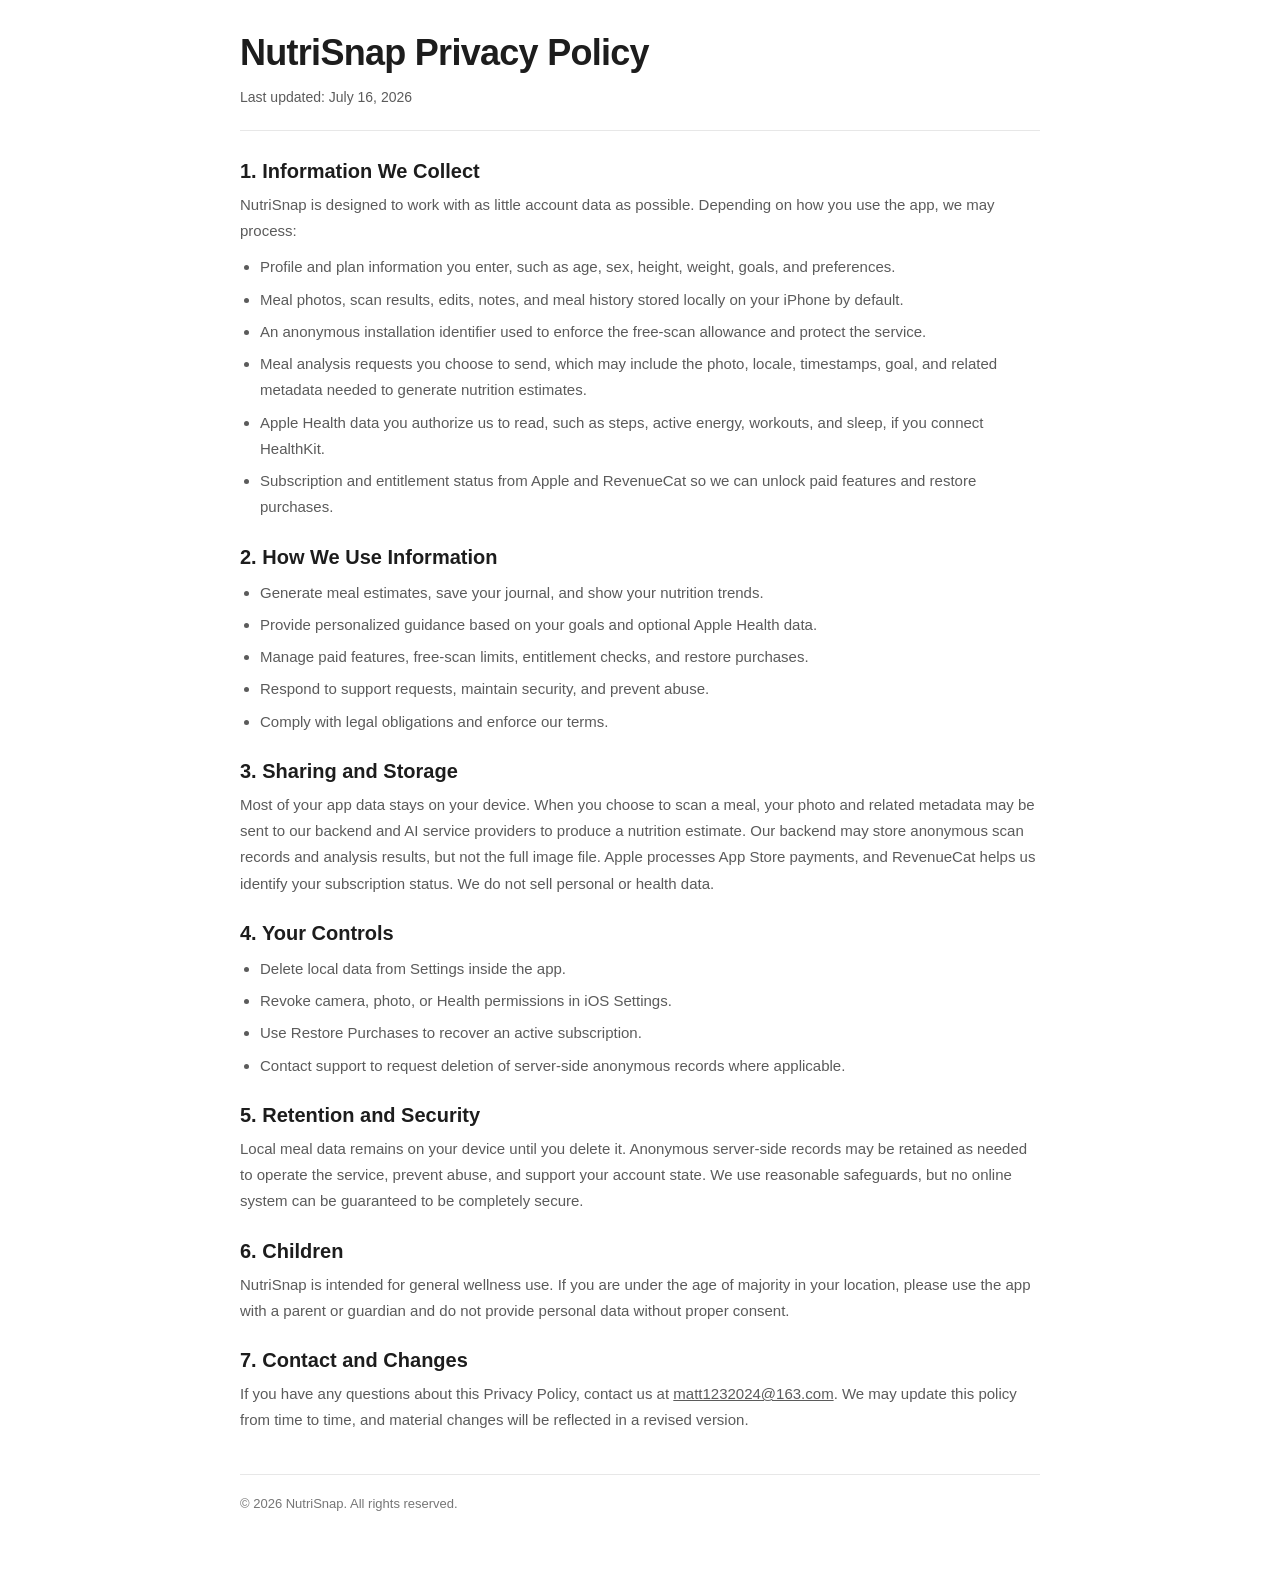
<file: legal/privacy_en.html>
<!DOCTYPE html>
<html lang="en">
<head>
    <meta charset="UTF-8">
    <meta name="viewport" content="width=device-width, initial-scale=1.0">
    <title>NutriSnap - Privacy Policy</title>
    <style>
        :root {
            --text: #1d1d1d;
            --muted: #5b5b5b;
            --line: #e7e7e7;
        }

        * { box-sizing: border-box; }

        body {
            margin: 0;
            background: #fff;
            color: var(--text);
            font-family: -apple-system, BlinkMacSystemFont, "Segoe UI", Roboto, sans-serif;
            line-height: 1.75;
        }

        main {
            max-width: 840px;
            margin: 0 auto;
            padding: 32px 20px 56px;
        }

        header {
            padding-bottom: 20px;
            margin-bottom: 28px;
            border-bottom: 1px solid var(--line);
        }

        h1 {
            margin: 0;
            font-size: 36px;
            line-height: 1.15;
            letter-spacing: -0.02em;
        }

        .meta {
            margin-top: 12px;
            font-size: 14px;
            color: var(--muted);
        }

        section {
            margin: 0 0 24px;
        }

        h2 {
            margin: 0 0 8px;
            font-size: 20px;
            line-height: 1.25;
        }

        p, li {
            margin: 0;
            font-size: 15px;
            color: var(--muted);
        }

        ul {
            margin: 10px 0 0;
            padding-left: 20px;
        }

        li { margin: 6px 0; }

        a { color: inherit; }

        footer {
            margin-top: 40px;
            padding-top: 18px;
            border-top: 1px solid var(--line);
            font-size: 13px;
            color: #767676;
        }
    </style>
</head>
<body>
    <main>
        <header>
            <h1>NutriSnap Privacy Policy</h1>
            <div class="meta">Last updated: July 16, 2026</div>
        </header>

        <section>
            <h2>1. Information We Collect</h2>
            <p>NutriSnap is designed to work with as little account data as possible. Depending on how you use the app, we may process:</p>
            <ul>
                <li>Profile and plan information you enter, such as age, sex, height, weight, goals, and preferences.</li>
                <li>Meal photos, scan results, edits, notes, and meal history stored locally on your iPhone by default.</li>
                <li>An anonymous installation identifier used to enforce the free-scan allowance and protect the service.</li>
                <li>Meal analysis requests you choose to send, which may include the photo, locale, timestamps, goal, and related metadata needed to generate nutrition estimates.</li>
                <li>Apple Health data you authorize us to read, such as steps, active energy, workouts, and sleep, if you connect HealthKit.</li>
                <li>Subscription and entitlement status from Apple and RevenueCat so we can unlock paid features and restore purchases.</li>
            </ul>
        </section>

        <section>
            <h2>2. How We Use Information</h2>
            <ul>
                <li>Generate meal estimates, save your journal, and show your nutrition trends.</li>
                <li>Provide personalized guidance based on your goals and optional Apple Health data.</li>
                <li>Manage paid features, free-scan limits, entitlement checks, and restore purchases.</li>
                <li>Respond to support requests, maintain security, and prevent abuse.</li>
                <li>Comply with legal obligations and enforce our terms.</li>
            </ul>
        </section>

        <section>
            <h2>3. Sharing and Storage</h2>
            <p>Most of your app data stays on your device. When you choose to scan a meal, your photo and related metadata may be sent to our backend and AI service providers to produce a nutrition estimate. Our backend may store anonymous scan records and analysis results, but not the full image file. Apple processes App Store payments, and RevenueCat helps us identify your subscription status. We do not sell personal or health data.</p>
        </section>

        <section>
            <h2>4. Your Controls</h2>
            <ul>
                <li>Delete local data from Settings inside the app.</li>
                <li>Revoke camera, photo, or Health permissions in iOS Settings.</li>
                <li>Use Restore Purchases to recover an active subscription.</li>
                <li>Contact support to request deletion of server-side anonymous records where applicable.</li>
            </ul>
        </section>

        <section>
            <h2>5. Retention and Security</h2>
            <p>Local meal data remains on your device until you delete it. Anonymous server-side records may be retained as needed to operate the service, prevent abuse, and support your account state. We use reasonable safeguards, but no online system can be guaranteed to be completely secure.</p>
        </section>

        <section>
            <h2>6. Children</h2>
            <p>NutriSnap is intended for general wellness use. If you are under the age of majority in your location, please use the app with a parent or guardian and do not provide personal data without proper consent.</p>
        </section>

        <section>
            <h2>7. Contact and Changes</h2>
            <p>If you have any questions about this Privacy Policy, contact us at <a href="mailto:matt1232024@163.com">matt1232024@163.com</a>. We may update this policy from time to time, and material changes will be reflected in a revised version.</p>
        </section>

        <footer>© 2026 NutriSnap. All rights reserved.</footer>
    </main>
</body>
</html>
</file>
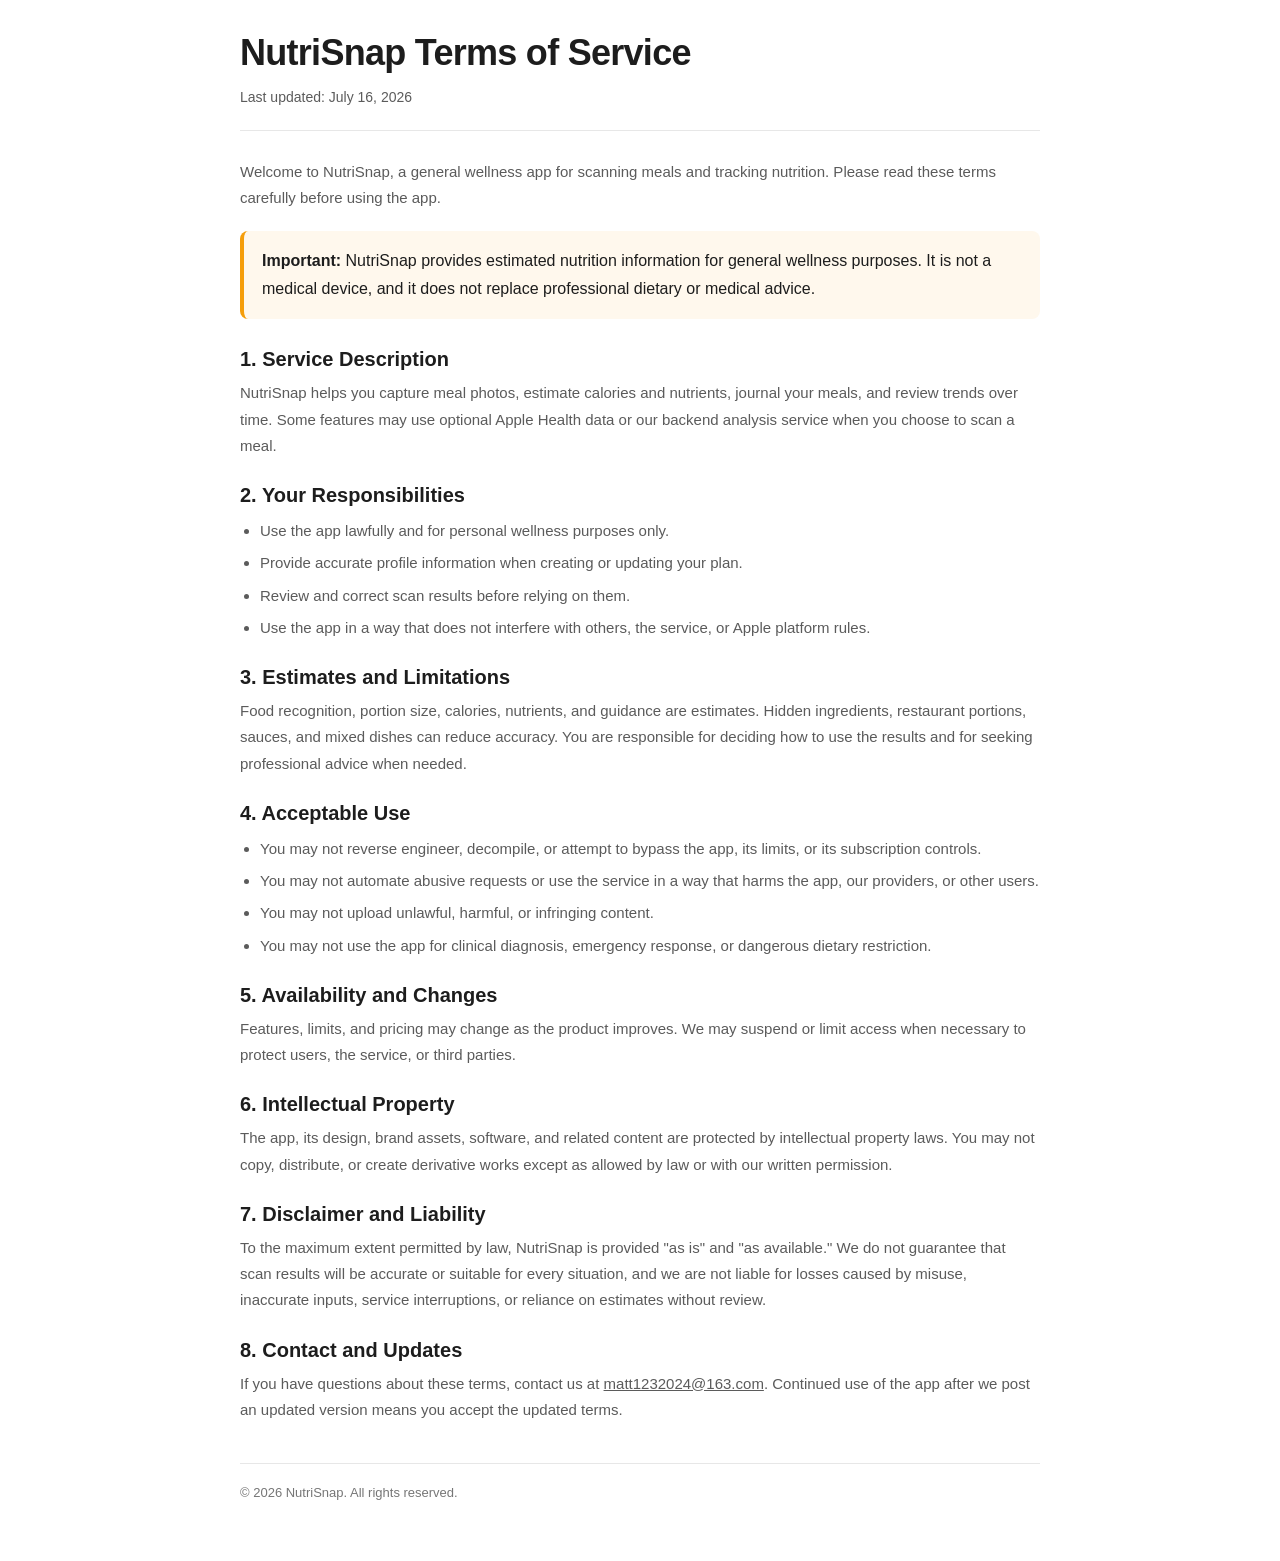
<file: legal/terms_en.html>
<!DOCTYPE html>
<html lang="en">
<head>
    <meta charset="UTF-8">
    <meta name="viewport" content="width=device-width, initial-scale=1.0">
    <title>NutriSnap - Terms of Service</title>
    <style>
        :root {
            --text: #1d1d1d;
            --muted: #5b5b5b;
            --line: #e7e7e7;
            --warn: #f59e0b;
            --warn-bg: #fff8ed;
        }

        * { box-sizing: border-box; }

        body {
            margin: 0;
            background: #fff;
            color: var(--text);
            font-family: -apple-system, BlinkMacSystemFont, "Segoe UI", Roboto, sans-serif;
            line-height: 1.75;
        }

        main {
            max-width: 840px;
            margin: 0 auto;
            padding: 32px 20px 56px;
        }

        header {
            padding-bottom: 20px;
            margin-bottom: 28px;
            border-bottom: 1px solid var(--line);
        }

        h1 {
            margin: 0;
            font-size: 36px;
            line-height: 1.15;
            letter-spacing: -0.02em;
        }

        .meta {
            margin-top: 12px;
            font-size: 14px;
            color: var(--muted);
        }

        .notice {
            margin: 20px 0 28px;
            padding: 16px 18px;
            background: var(--warn-bg);
            border-left: 4px solid var(--warn);
            border-radius: 8px;
            color: var(--text);
        }

        section { margin: 0 0 24px; }

        h2 {
            margin: 0 0 8px;
            font-size: 20px;
            line-height: 1.25;
        }

        p, li {
            margin: 0;
            font-size: 15px;
            color: var(--muted);
        }

        ul, ol {
            margin: 10px 0 0;
            padding-left: 20px;
        }

        li { margin: 6px 0; }

        a { color: inherit; }

        footer {
            margin-top: 40px;
            padding-top: 18px;
            border-top: 1px solid var(--line);
            font-size: 13px;
            color: #767676;
        }
    </style>
</head>
<body>
    <main>
        <header>
            <h1>NutriSnap Terms of Service</h1>
            <div class="meta">Last updated: July 16, 2026</div>
        </header>

        <p>Welcome to NutriSnap, a general wellness app for scanning meals and tracking nutrition. Please read these terms carefully before using the app.</p>

        <div class="notice">
            <strong>Important:</strong> NutriSnap provides estimated nutrition information for general wellness purposes. It is not a medical device, and it does not replace professional dietary or medical advice.
        </div>

        <section>
            <h2>1. Service Description</h2>
            <p>NutriSnap helps you capture meal photos, estimate calories and nutrients, journal your meals, and review trends over time. Some features may use optional Apple Health data or our backend analysis service when you choose to scan a meal.</p>
        </section>

        <section>
            <h2>2. Your Responsibilities</h2>
            <ul>
                <li>Use the app lawfully and for personal wellness purposes only.</li>
                <li>Provide accurate profile information when creating or updating your plan.</li>
                <li>Review and correct scan results before relying on them.</li>
                <li>Use the app in a way that does not interfere with others, the service, or Apple platform rules.</li>
            </ul>
        </section>

        <section>
            <h2>3. Estimates and Limitations</h2>
            <p>Food recognition, portion size, calories, nutrients, and guidance are estimates. Hidden ingredients, restaurant portions, sauces, and mixed dishes can reduce accuracy. You are responsible for deciding how to use the results and for seeking professional advice when needed.</p>
        </section>

        <section>
            <h2>4. Acceptable Use</h2>
            <ul>
                <li>You may not reverse engineer, decompile, or attempt to bypass the app, its limits, or its subscription controls.</li>
                <li>You may not automate abusive requests or use the service in a way that harms the app, our providers, or other users.</li>
                <li>You may not upload unlawful, harmful, or infringing content.</li>
                <li>You may not use the app for clinical diagnosis, emergency response, or dangerous dietary restriction.</li>
            </ul>
        </section>

        <section>
            <h2>5. Availability and Changes</h2>
            <p>Features, limits, and pricing may change as the product improves. We may suspend or limit access when necessary to protect users, the service, or third parties.</p>
        </section>

        <section>
            <h2>6. Intellectual Property</h2>
            <p>The app, its design, brand assets, software, and related content are protected by intellectual property laws. You may not copy, distribute, or create derivative works except as allowed by law or with our written permission.</p>
        </section>

        <section>
            <h2>7. Disclaimer and Liability</h2>
            <p>To the maximum extent permitted by law, NutriSnap is provided "as is" and "as available." We do not guarantee that scan results will be accurate or suitable for every situation, and we are not liable for losses caused by misuse, inaccurate inputs, service interruptions, or reliance on estimates without review.</p>
        </section>

        <section>
            <h2>8. Contact and Updates</h2>
            <p>If you have questions about these terms, contact us at <a href="mailto:matt1232024@163.com">matt1232024@163.com</a>. Continued use of the app after we post an updated version means you accept the updated terms.</p>
        </section>

        <footer>© 2026 NutriSnap. All rights reserved.</footer>
    </main>
</body>
</html>
</file>
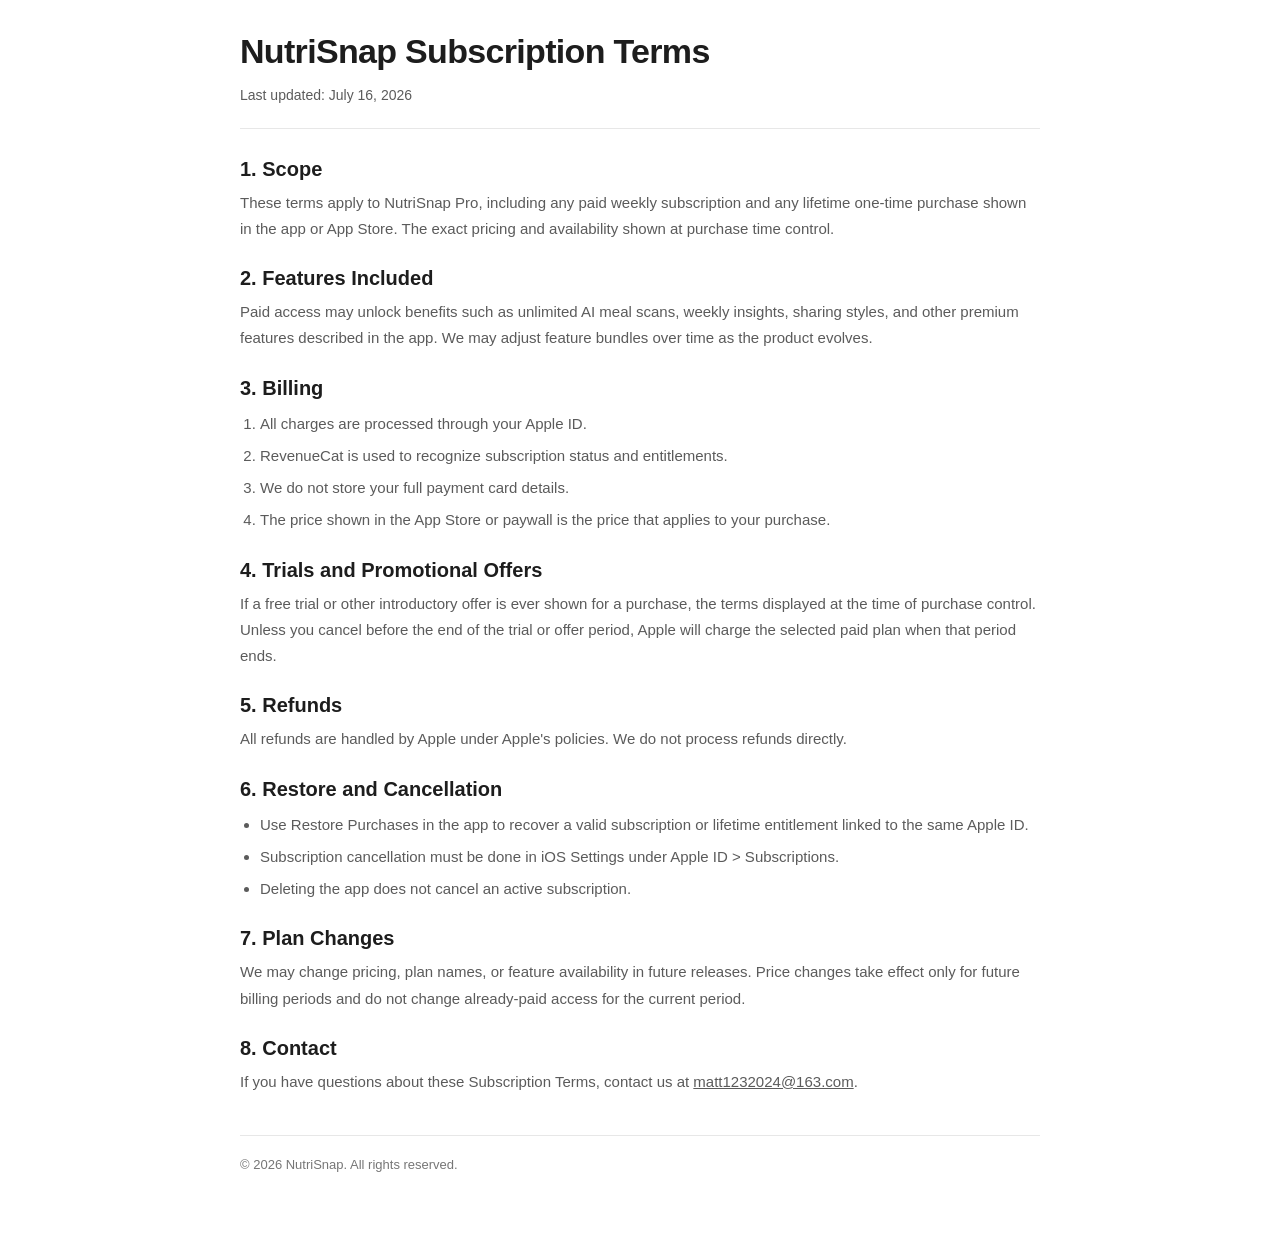
<file: legal/user_agreement_en.html>
<!DOCTYPE html>
<html lang="en">
<head>
    <meta charset="UTF-8">
    <meta name="viewport" content="width=device-width, initial-scale=1.0">
    <title>NutriSnap - Subscription Terms</title>
    <style>
        :root {
            --text: #1d1d1d;
            --muted: #5b5b5b;
            --line: #e7e7e7;
        }

        * { box-sizing: border-box; }

        body {
            margin: 0;
            background: #fff;
            color: var(--text);
            font-family: -apple-system, BlinkMacSystemFont, "Segoe UI", Roboto, sans-serif;
            line-height: 1.75;
        }

        main {
            max-width: 840px;
            margin: 0 auto;
            padding: 32px 20px 56px;
        }

        header {
            padding-bottom: 20px;
            margin-bottom: 28px;
            border-bottom: 1px solid var(--line);
        }

        h1 {
            margin: 0;
            font-size: 34px;
            line-height: 1.15;
            letter-spacing: -0.02em;
        }

        .meta {
            margin-top: 12px;
            font-size: 14px;
            color: var(--muted);
        }

        section { margin: 0 0 24px; }

        h2 {
            margin: 0 0 8px;
            font-size: 20px;
            line-height: 1.25;
        }

        p, li {
            margin: 0;
            font-size: 15px;
            color: var(--muted);
        }

        ul, ol {
            margin: 10px 0 0;
            padding-left: 20px;
        }

        li { margin: 6px 0; }

        a { color: inherit; }

        footer {
            margin-top: 40px;
            padding-top: 18px;
            border-top: 1px solid var(--line);
            font-size: 13px;
            color: #767676;
        }
    </style>
</head>
<body>
    <main>
        <header>
            <h1>NutriSnap Subscription Terms</h1>
            <div class="meta">Last updated: July 16, 2026</div>
        </header>

        <section>
            <h2>1. Scope</h2>
            <p>These terms apply to NutriSnap Pro, including any paid weekly subscription and any lifetime one-time purchase shown in the app or App Store. The exact pricing and availability shown at purchase time control.</p>
        </section>

        <section>
            <h2>2. Features Included</h2>
            <p>Paid access may unlock benefits such as unlimited AI meal scans, weekly insights, sharing styles, and other premium features described in the app. We may adjust feature bundles over time as the product evolves.</p>
        </section>

        <section>
            <h2>3. Billing</h2>
            <ol>
                <li>All charges are processed through your Apple ID.</li>
                <li>RevenueCat is used to recognize subscription status and entitlements.</li>
                <li>We do not store your full payment card details.</li>
                <li>The price shown in the App Store or paywall is the price that applies to your purchase.</li>
            </ol>
        </section>

        <section>
            <h2>4. Trials and Promotional Offers</h2>
            <p>If a free trial or other introductory offer is ever shown for a purchase, the terms displayed at the time of purchase control. Unless you cancel before the end of the trial or offer period, Apple will charge the selected paid plan when that period ends.</p>
        </section>

        <section>
            <h2>5. Refunds</h2>
            <p>All refunds are handled by Apple under Apple's policies. We do not process refunds directly.</p>
        </section>

        <section>
            <h2>6. Restore and Cancellation</h2>
            <ul>
                <li>Use Restore Purchases in the app to recover a valid subscription or lifetime entitlement linked to the same Apple ID.</li>
                <li>Subscription cancellation must be done in iOS Settings under Apple ID &gt; Subscriptions.</li>
                <li>Deleting the app does not cancel an active subscription.</li>
            </ul>
        </section>

        <section>
            <h2>7. Plan Changes</h2>
            <p>We may change pricing, plan names, or feature availability in future releases. Price changes take effect only for future billing periods and do not change already-paid access for the current period.</p>
        </section>

        <section>
            <h2>8. Contact</h2>
            <p>If you have questions about these Subscription Terms, contact us at <a href="mailto:matt1232024@163.com">matt1232024@163.com</a>.</p>
        </section>

        <footer>© 2026 NutriSnap. All rights reserved.</footer>
    </main>
</body>
</html>
</file>
